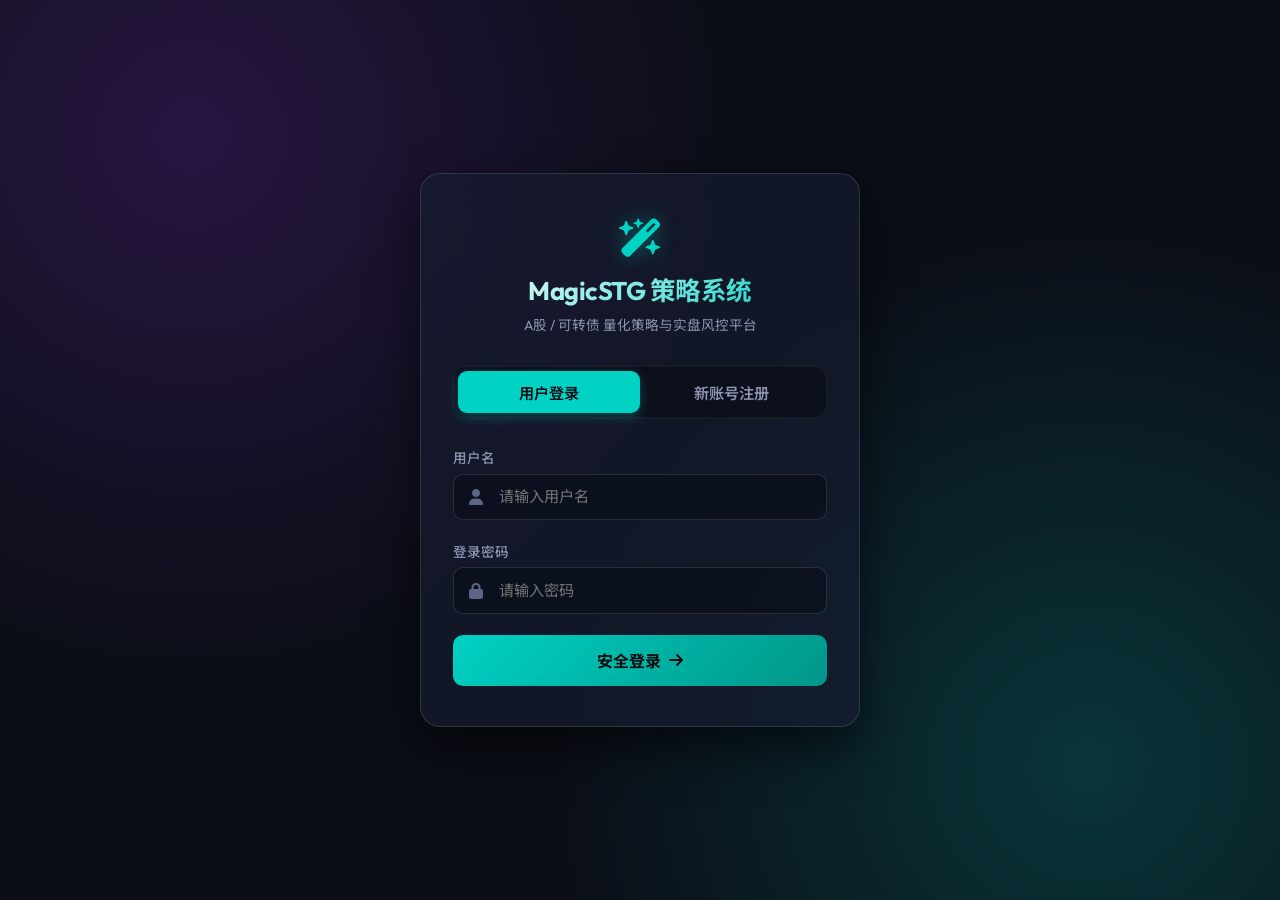
<file: MagicSTG/web/templates/login.html>
<!DOCTYPE html>
<html lang="zh-CN">
<head>
    <meta charset="UTF-8">
    <meta name="viewport" content="width=device-width, initial-scale=1.0, maximum-scale=1.0, user-scalable=yes">
    <title>登录 / 注册 - MagicSTG 量化策略系统</title>
    <link href="https://fonts.googleapis.com/css2?family=Outfit:wght@300;400;500;600;700;800&family=Noto+Sans+SC:wght@300;400;500;700&display=swap" rel="stylesheet">
    <link href="https://cdnjs.cloudflare.com/ajax/libs/font-awesome/6.4.0/css/all.min.css" rel="stylesheet">
    <style>
        :root {
            --bg-dark: #0b0e17;
            --card-bg: rgba(22, 27, 46, 0.75);
            --border-color: rgba(255, 255, 255, 0.12);
            --primary: #00d2c4;
            --primary-hover: #00b3a6;
            --accent-purple: #7b2cbf;
            --text-main: #f0f3fe;
            --text-muted: #8e95b2;
            --danger: #ff5252;
            --success: #00e676;
        }

        * {
            box-sizing: border-box;
            margin: 0;
            padding: 0;
            font-family: 'Outfit', 'Noto Sans SC', sans-serif;
        }

        body {
            background-color: var(--bg-dark);
            background-image: 
                radial-gradient(circle at 15% 15%, rgba(123, 44, 191, 0.25) 0%, transparent 40%),
                radial-gradient(circle at 85% 85%, rgba(0, 210, 196, 0.20) 0%, transparent 40%);
            color: var(--text-main);
            min-height: 100vh;
            display: flex;
            align-items: center;
            justify-content: center;
            padding: 1.5rem;
        }

        .auth-container {
            width: 100%;
            max-width: 440px;
            background: var(--card-bg);
            backdrop-filter: blur(16px);
            -webkit-backdrop-filter: blur(16px);
            border: 1px solid var(--border-color);
            border-radius: 20px;
            padding: 2.5rem 2rem;
            box-shadow: 0 20px 50px rgba(0, 0, 0, 0.6);
            position: relative;
            overflow: hidden;
        }

        .auth-header {
            text-align: center;
            margin-bottom: 2rem;
        }

        .auth-header .logo {
            font-size: 2.4rem;
            color: var(--primary);
            margin-bottom: 0.5rem;
            display: inline-block;
            filter: drop-shadow(0 0 10px rgba(0, 210, 196, 0.4));
        }

        .auth-header h1 {
            font-size: 1.6rem;
            font-weight: 700;
            letter-spacing: -0.5px;
            background: linear-gradient(135deg, #ffffff 0%, #00d2c4 100%);
            -webkit-background-clip: text;
            -webkit-text-fill-color: transparent;
        }

        .auth-header p {
            font-size: 0.85rem;
            color: var(--text-muted);
            margin-top: 0.4rem;
        }

        .auth-tabs {
            display: flex;
            background: rgba(0, 0, 0, 0.3);
            padding: 4px;
            border-radius: 12px;
            margin-bottom: 1.8rem;
            border: 1px solid rgba(255, 255, 255, 0.05);
        }

        .tab-btn {
            flex: 1;
            padding: 0.65rem;
            border: none;
            background: transparent;
            color: var(--text-muted);
            font-size: 0.95rem;
            font-weight: 600;
            border-radius: 9px;
            cursor: pointer;
            transition: all 0.25s ease;
        }

        .tab-btn.active {
            background: var(--primary);
            color: #080b12;
            box-shadow: 0 4px 12px rgba(0, 210, 196, 0.3);
        }

        .alert-box {
            padding: 0.75rem 1rem;
            border-radius: 10px;
            font-size: 0.85rem;
            margin-bottom: 1.2rem;
            display: none;
            align-items: center;
            gap: 0.6rem;
        }

        .alert-danger {
            background: rgba(255, 82, 82, 0.15);
            border: 1px solid rgba(255, 82, 82, 0.4);
            color: #ff8a8a;
        }

        .alert-success {
            background: rgba(0, 230, 118, 0.15);
            border: 1px solid rgba(0, 230, 118, 0.4);
            color: #69f0ae;
        }

        .form-group {
            margin-bottom: 1.3rem;
        }

        .form-group label {
            display: block;
            font-size: 0.85rem;
            color: var(--text-muted);
            margin-bottom: 0.4rem;
            font-weight: 500;
        }

        .input-wrapper {
            position: relative;
        }

        .input-wrapper i {
            position: absolute;
            left: 1rem;
            top: 50%;
            transform: translateY(-50%);
            color: #5d6688;
            font-size: 1rem;
            transition: color 0.2s;
        }

        .form-control {
            width: 100%;
            padding: 0.8rem 1rem 0.8rem 2.8rem;
            background: rgba(10, 14, 26, 0.7);
            border: 1px solid var(--border-color);
            border-radius: 10px;
            color: var(--text-main);
            font-size: 0.95rem;
            outline: none;
            transition: border-color 0.2s, box-shadow 0.2s;
        }

        .form-control:focus {
            border-color: var(--primary);
            box-shadow: 0 0 0 3px rgba(0, 210, 196, 0.15);
        }

        .form-control:focus + i {
            color: var(--primary);
        }

        .btn-submit {
            width: 100%;
            padding: 0.85rem;
            border: none;
            background: linear-gradient(135deg, #00d2c4 0%, #009688 100%);
            color: #050a0e;
            font-weight: 700;
            font-size: 1rem;
            border-radius: 10px;
            cursor: pointer;
            transition: transform 0.15s ease, box-shadow 0.2s ease;
            display: flex;
            align-items: center;
            justify-content: center;
            gap: 0.5rem;
            margin-top: 0.5rem;
        }

        .btn-submit:hover {
            transform: translateY(-1px);
            box-shadow: 0 6px 20px rgba(0, 210, 196, 0.4);
        }

        .btn-submit:disabled {
            opacity: 0.6;
            cursor: not-allowed;
            transform: none;
        }

        .auth-footer {
            margin-top: 1.8rem;
            text-align: center;
            font-size: 0.78rem;
            color: var(--text-muted);
            border-top: 1px solid rgba(255, 255, 255, 0.06);
            padding-top: 1.2rem;
        }
    </style>
</head>
<body>
    <div class="auth-container">
        <div class="auth-header">
            <div class="logo"><i class="fa-solid fa-wand-magic-sparkles"></i></div>
            <h1>MagicSTG 策略系统</h1>
            <p>A股 / 可转债 量化策略与实盘风控平台</p>
        </div>

        <div class="auth-tabs">
            <button class="tab-btn active" id="btnTabLogin" onclick="switchAuthTab('login')">用户登录</button>
            <button class="tab-btn" id="btnTabRegister" onclick="switchAuthTab('register')">新账号注册</button>
        </div>

        <div id="alertBox" class="alert-box alert-danger">
            <i class="fa-solid fa-triangle-exclamation"></i>
            <span id="alertMsg">错误提示</span>
        </div>

        <!-- 登录表单 -->
        <form id="loginForm" onsubmit="handleAuthSubmit(event, 'login')">
            <div class="form-group">
                <label for="loginUsername">用户名</label>
                <div class="input-wrapper">
                    <input type="text" id="loginUsername" class="form-control" placeholder="请输入用户名" required autocomplete="username">
                    <i class="fa-solid fa-user"></i>
                </div>
            </div>

            <div class="form-group">
                <label for="loginPassword">登录密码</label>
                <div class="input-wrapper">
                    <input type="password" id="loginPassword" class="form-control" placeholder="请输入密码" required autocomplete="current-password">
                    <i class="fa-solid fa-lock"></i>
                </div>
            </div>

            <button type="submit" id="btnLoginSubmit" class="btn-submit">
                <span>安全登录</span>
                <i class="fa-solid fa-arrow-right"></i>
            </button>
        </form>

        <!-- 注册表单 -->
        <form id="registerForm" style="display: none;" onsubmit="handleAuthSubmit(event, 'register')">
            <div class="form-group">
                <label for="regUsername">设置用户名</label>
                <div class="input-wrapper">
                    <input type="text" id="regUsername" class="form-control" placeholder="3-30个字符" required autocomplete="username">
                    <i class="fa-solid fa-user-plus"></i>
                </div>
            </div>

            <div class="form-group">
                <label for="regPassword">设置登录密码</label>
                <div class="input-wrapper">
                    <input type="password" id="regPassword" class="form-control" placeholder="至少6位字符" required autocomplete="new-password">
                    <i class="fa-solid fa-key"></i>
                </div>
            </div>

            <div class="form-group">
                <label for="regConfirmPassword">确认登录密码</label>
                <div class="input-wrapper">
                    <input type="password" id="regConfirmPassword" class="form-control" placeholder="再次输入密码" required autocomplete="new-password">
                    <i class="fa-solid fa-check-double"></i>
                </div>
            <div class="form-group">
                <label for="regInviteCode">注册邀请码</label>
                <div class="input-wrapper">
                    <input type="text" id="regInviteCode" class="form-control" placeholder="请输入管理员生成的邀请码" required autocomplete="off">
                    <i class="fa-solid fa-ticket"></i>
                </div>
            </div>

            <button type="submit" id="btnRegSubmit" class="btn-submit">
                <span>注册账号并登录</span>
                <i class="fa-solid fa-user-check"></i>
            </button>
        </form>

        <div class="auth-footer">
            <i class="fa-solid fa-shield-halved"></i> TiDB Cloud 秘钥与 RBAC 权限隔离保护机制已开启
        </div>
    </div>

    <script>
        let currentTab = 'login';

        function switchAuthTab(tab) {
            currentTab = tab;
            hideAlert();
            
            const btnLogin = document.getElementById('btnTabLogin');
            const btnReg = document.getElementById('btnTabRegister');
            const formLogin = document.getElementById('loginForm');
            const formReg = document.getElementById('registerForm');

            if (tab === 'login') {
                btnLogin.classList.add('active');
                btnReg.classList.remove('active');
                formLogin.style.display = 'block';
                formReg.style.display = 'none';
            } else {
                btnReg.classList.add('active');
                btnLogin.classList.remove('active');
                formReg.style.display = 'block';
                formLogin.style.display = 'none';
            }
        }

        function showAlert(msg, isSuccess = false) {
            const box = document.getElementById('alertBox');
            const msgSpan = document.getElementById('alertMsg');
            
            box.className = 'alert-box ' + (isSuccess ? 'alert-success' : 'alert-danger');
            box.querySelector('i').className = isSuccess ? 'fa-solid fa-circle-check' : 'fa-solid fa-triangle-exclamation';
            msgSpan.textContent = msg;
            box.style.display = 'flex';
        }

        function hideAlert() {
            document.getElementById('alertBox').style.display = 'none';
        }

        async function handleAuthSubmit(e, action) {
            e.preventDefault();
            hideAlert();

            if (action === 'login') {
                const username = document.getElementById('loginUsername').value.trim();
                const password = document.getElementById('loginPassword').value;
                const btn = document.getElementById('btnLoginSubmit');
                
                if (!username || !password) {
                    showAlert('请输入用户名和密码');
                    return;
                }

                btn.disabled = true;
                btn.querySelector('span').textContent = '正在安全验证...';

                try {
                    const res = await fetch('/api/login', {
                        method: 'POST',
                        headers: { 'Content-Type': 'application/json' },
                        body: JSON.stringify({ username, password })
                    });
                    const data = await res.json();

                    if (res.ok && data.success) {
                        showAlert('登录成功，即刻为您跳转...', true);
                        setTimeout(() => {
                            window.location.href = '/';
                        }, 500);
                    } else {
                        showAlert(data.message || '登录失败，请检查账号密码');
                    }
                } catch (err) {
                    showAlert('网络开小差了，请重试: ' + err.message);
                } finally {
                    btn.disabled = false;
                    btn.querySelector('span').textContent = '安全登录';
                }

            } else if (action === 'register') {
                const username = document.getElementById('regUsername').value.trim();
                const password = document.getElementById('regPassword').value;
                const confirmPassword = document.getElementById('regConfirmPassword').value;
                const inviteCode = document.getElementById('regInviteCode').value.trim();
                const btn = document.getElementById('btnRegSubmit');

                if (password !== confirmPassword) {
                    showAlert('两次输入的密码不一致');
                    return;
                }

                if (!inviteCode) {
                    showAlert('请输入管理员生成的注册邀请码');
                    return;
                }

                btn.disabled = true;
                btn.querySelector('span').textContent = '正在验证邀请码并创建账号...';

                try {
                    const res = await fetch('/api/register', {
                        method: 'POST',
                        headers: { 'Content-Type': 'application/json' },
                        body: JSON.stringify({ username, password, invite_code: inviteCode })
                    });
                    const data = await res.json();

                    if (res.ok && data.success) {
                        showAlert('注册成功！正在为您自动登录...', true);
                        const loginRes = await fetch('/api/login', {
                            method: 'POST',
                            headers: { 'Content-Type': 'application/json' },
                            body: JSON.stringify({ username, password })
                        });
                        if (loginRes.ok) {
                            setTimeout(() => {
                                window.location.href = '/';
                            }, 500);
                        } else {
                            switchAuthTab('login');
                        }
                    } else {
                        showAlert(data.message || '注册失败');
                    }
                } catch (err) {
                    showAlert('注册请求异常: ' + err.message);
                } finally {
                    btn.disabled = false;
                    btn.querySelector('span').textContent = '注册账号并登录';
                }
            }
        }

    </script>
</body>
</html>
</file>
